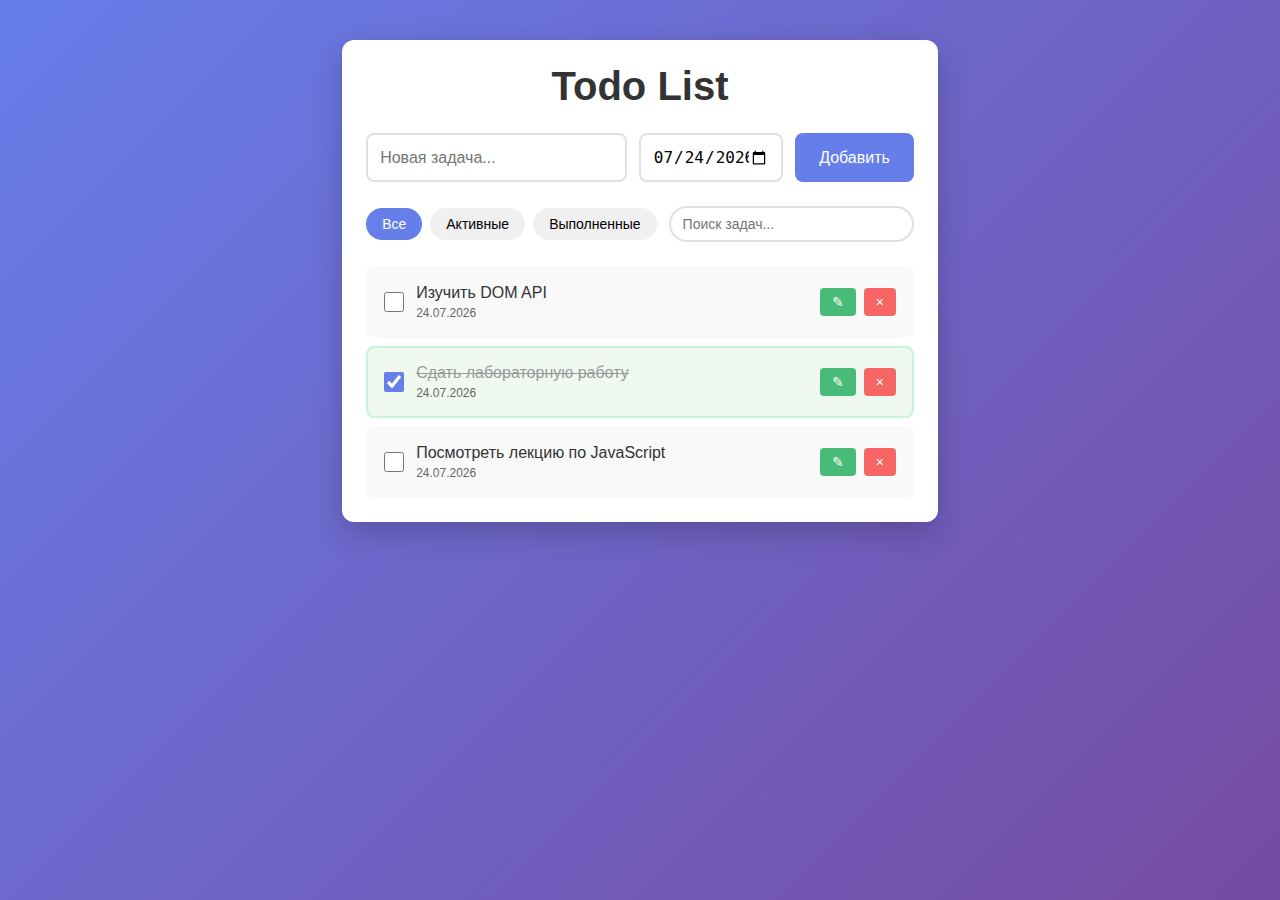
<file: index.html>
<!DOCTYPE html>
<html lang="ru">
<head>
    <meta charset="UTF-8">
    <meta name="viewport" content="width=device-width, initial-scale=1.0">
    <title>Todo List</title>
    <link rel="stylesheet" href="styles.css">
</head>
<body>
    <script src="main.js"></script>
</body>
</html>
</file>
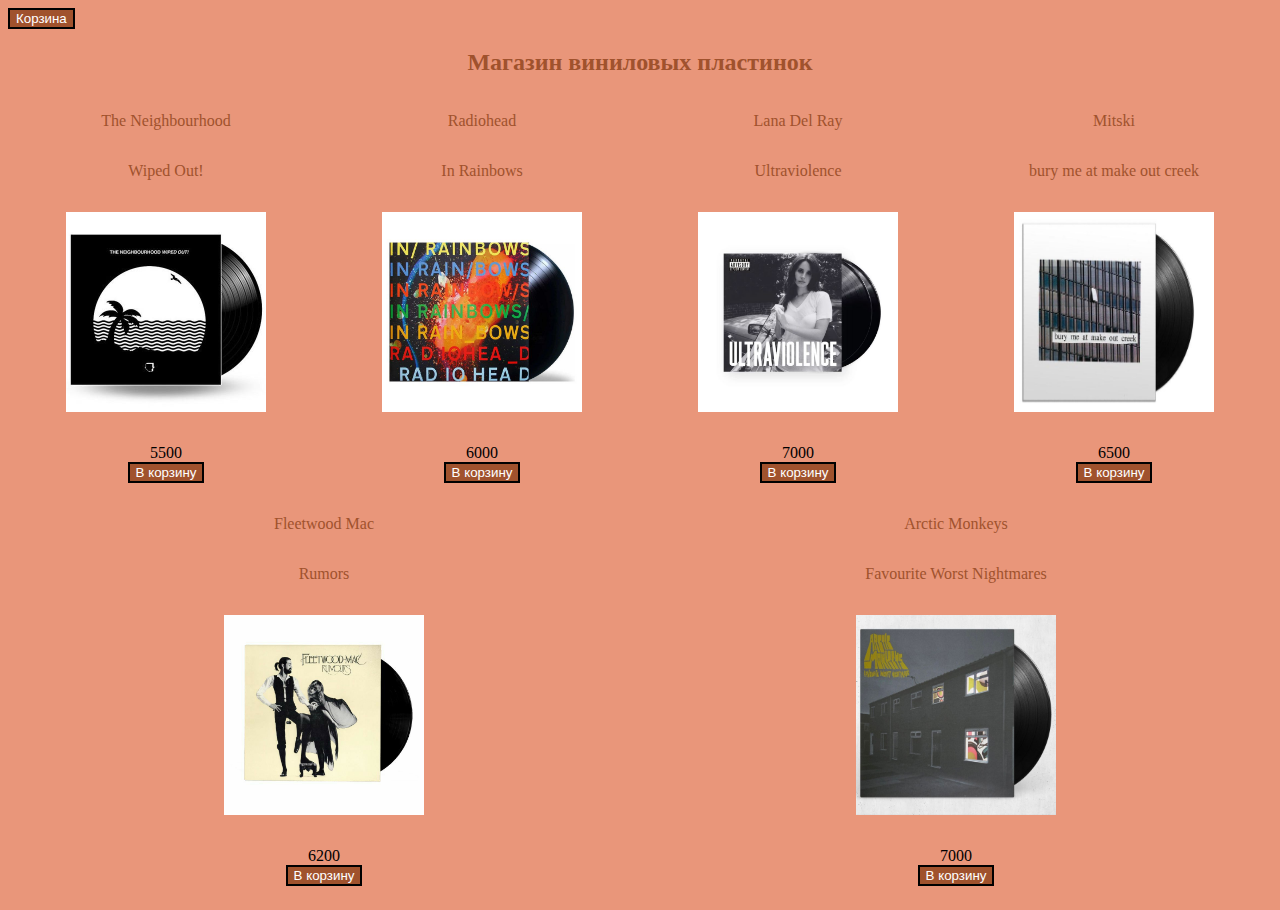
<file: lab1/lab1.html>
<!DOCTYPE html>
<html lang='ru'>
  <head>
    <meta charset="UTF-8">
    <title>lab1</title>
    <style>
      img {
        width: 200px;
        height: 200px;
      }
      figure {
        text-align: center;
        display: flex;
        flex-direction: column;
        align-items: center;
        flex-grow:1;
        
      }
      h2 {
        color: #A0522D;
        text-align:center;
      }
      button {
        color:white;
        background: #A0522D;
        border: 2px solid black;
      }
      a {
        color:#A0522D
      }
      .container{
        display: flex;
        flex-wrap: wrap; 
      }
      
      .cart-window {
        position: fixed;
        top: 50%;
        left: 50%;
        transform: translate(-50%, -50%);
        width: 300px;
        background: white;
        border: 3px solid black;
        padding: 20px;
        z-index: 1000;
        display: none;
      }

      .overlay {
        position: fixed;
        top: 0;
        left: 0;
        width: 100%;
        height: 100%;
        background: rgba(0,0,0,0.5);
        z-index: 999;
        display: none;
    </style>
  </head>
 <body bgcolor="#E9967A">
   
    <button onclick="openCart()">Корзина</button>
   
   <h2>Магазин виниловых пластинок</h2>
   <div class="container">
     <figure>
     <a>The Neighbourhood</a>
     <p></p>
     <a>Wiped Out!</a>
     <p></p>
     <img src="images/1.jpg">
     <p></p>
     5500 <button onclick="addToCart('The Neighbourhood - Wiped Out!', 5500)">В корзину</button>
     </figure> 
     <figure>
     <a>Radiohead</a>
     <p></p>
     <a>In Rainbows</a>
     <p></p>
     <img src="images/2.jpg">
     <p></p>
     6000 <button onclick="addToCart('Radiohead - In Rainbows', 6000)">В корзину</button>
     </figure>
     <figure>
     <a>Lana Del Ray</a>
     <p></p>
     <a>Ultraviolence</a>
     <p></p>
     <img src="images/3.jpg">
     <p></p>
     7000 <button onclick="addToCart('Lana Del Rey - Ultraviolence', 7000)">В корзину</button>
     </figure>
     <figure>
     <a>Mitski</a>
     <p></p>
     <a>bury me at make out creek</a>
     <p></p>
     <img src="images/4.jpeg">
     <p></p>
     6500 <button onclick="addToCart('Mitski - bury me at make out creek', 6500)">В корзину</button>
     </figure>
     <figure>
     <a>Fleetwood Mac</a>
     <p></p>
     <a>Rumors</a>
     <p></p>
     <img src="images/5.jpg">
     <p></p>
     6200 <button onclick="addToCart('Fleetwood Mac - Rumors', 6200)">В корзину</button>
     </figure>
     <figure>
     <a>Arctic Monkeys</a>
     <p></p>
     <a>Favourite Worst Nightmares</a>
     <p></p>
     <img src="images/6.jpg">
     <p></p>
     7000 <button onclick="addToCart('Arctic Monkeys - Favourite Worst Nightmares', 7000)">В корзину</button>
     </figure>
   </div>
   
   <div class="overlay" id="overlay"></div>
      
    <div class="cart-window" id="cartWindow">
      <h2>Корзина</h2>
      <div id="cartContent">
      </div>
      <p>Товаров в корзине: 0</p>
      <button onclick="closeCart()">Закрыть</button>
    </div>
   
   <script>
     function openCart() {
        document.getElementById('cartWindow').style.display = 'block';
        document.getElementById('overlay').style.display = 'block';
        showCartItems();
      }

      function closeCart() {
        document.getElementById('cartWindow').style.display = 'none';
        document.getElementById('overlay').style.display = 'none';
      }
     
     function addToCart(productName, productPrice) {
        let cart = localStorage.getItem('cart');
        if (!cart) {
          cart = [];
        } else {
          cart = JSON.parse(cart);
        }
        const i = cart.findIndex(item => item.name === productName);
        if (i !== -1) {
         cart[i].count += 1;          
       } else {
         cart.push({
          name: productName,
          price: productPrice,
          count: 1
        });         
        }  
        localStorage.setItem('cart', JSON.stringify(cart));
        alert('Пластинка ' + productName + ' добавлена в корзину.')
        }
                  
      function showCartItems() {
        const cartContent = document.getElementById('cartContent'); 
        
        let cart = localStorage.getItem('cart');
        
        if (!cart || JSON.parse(cart).length === 0) {
          cartContent.innerHTML = '<p>Корзина пуста</p>';
          return;
        }
        
        cart = JSON.parse(cart);
        
        let html = '<ul>';
        cart.forEach(item => {
          html += '<li>' + item.name + ' - ' + item.price + ' руб.</li>';
           html += '<button onclick="reduceCartItem(\'' + item.name + '\')">-</button></li>';
          html += item.count
          html += '<button onclick="increaseCartItem(\'' + item.name + '\')">+</button></li>';
        });
        html += '</ul>';
        
        cartContent.innerHTML = html; 
      }
     function reduceCartItem(itemName) {
         let cart = localStorage.getItem('cart');
         cart = JSON.parse(cart);
       	 index = cart.findIndex(item => item.name === itemName);
         if (cart[index].count === 1) {
           cart = cart.filter(item => item.name !== itemName)
         } else if (cart[index].count > 1){
           cart[index].count -= 1;
           }
        localStorage.setItem('cart', JSON.stringify(cart));
       	showCartItems();
     	}
     function increaseCartItem(itemName) {
         let cart = localStorage.getItem('cart');
         cart = JSON.parse(cart);
       	 index = cart.findIndex(item => item.name === itemName);
         cart[index].count += 1;
         localStorage.setItem('cart', JSON.stringify(cart));
       	 showCartItems();
        }
                  
   </script>
 </body>
</html>
</file>
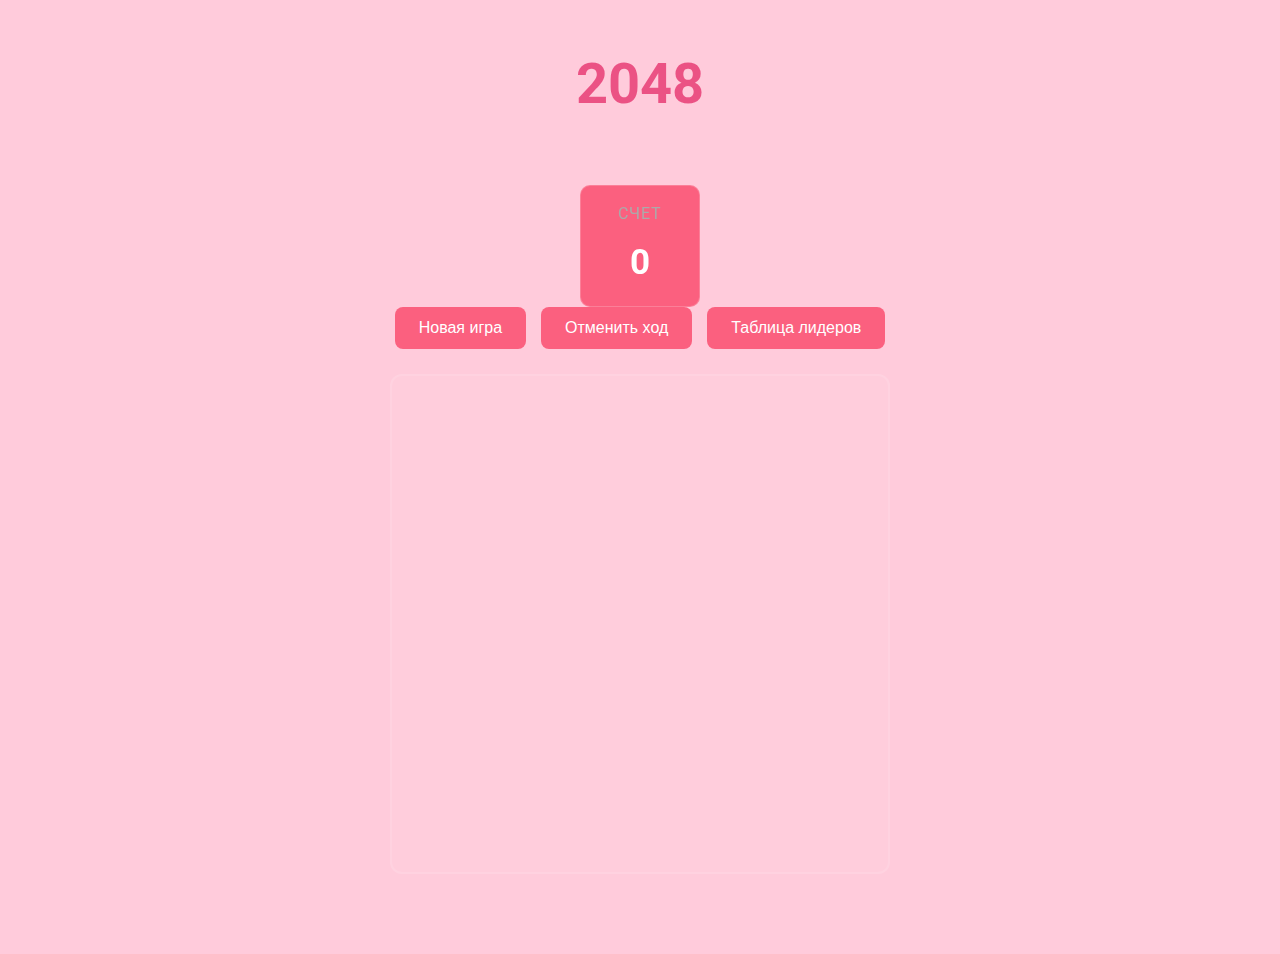
<file: lab2/lab33.html>
<!DOCTYPE html>
<html lang="ru">
<head>
    <meta charset="UTF-8">
    <meta name="viewport" content="width=device-width, initial-scale=1.0">
    <title>2048 - Игра</title>
    <link rel="icon" href="favicon.ico">
    <link rel="stylesheet" href="https://cdnjs.cloudflare.com/ajax/libs/font-awesome/6.4.0/css/all.min.css">
    <link href="https://fonts.googleapis.com/css2?family=Roboto:wght@400;500;700&display=swap" rel="stylesheet">
    <style>
        * {
            margin: 0;
            padding: 0;
            box-sizing: border-box;
        }

        body {
            font-family: 'Roboto', sans-serif;
            background: #FFCBDB;
            color: #f1f1f1;
            min-height: 100vh;
            padding: 20px;
            line-height: 1.6;
        }

        .container {
            max-width: 800px;
            margin: 0 auto;
            padding: 20px;
        }

        .header {
            display: flex;
            flex-wrap: wrap;
            align-items: center;
            margin-bottom: 30px;
            padding-bottom: 20px;
        }

        .title-container {
            flex: 1;
        }

        .title {
            font-size: 3.5rem;
            font-weight: 700;
            background: #EB5284;
            -webkit-background-clip: text;
            background-clip: text;
            color: transparent;
            margin-bottom: 5px;
	    text-align: center;	
        }

        .scores-container {
            display: flex;
            gap: 20px;
	    justify-content: center; 
        }

        .score-box {
            background: #FB607F;
            border-radius: 10px;
            padding: 15px 25px;
            text-align: center;
            min-width: 120px;
            backdrop-filter: blur(10px);
            border: 1px solid rgba(255, 255, 255, 0.2);
        }

        .score-label {
            font-size: 1rem;
            color: #aaa;
            margin-bottom: 8px;
            text-transform: uppercase;
            letter-spacing: 1px;
        }

        .score {
            font-size: 2.2rem;
            font-weight: 700;
            color: #fff;
        }

        .game-info {
            margin-bottom: 30px;
        }
	.controls {
            display: flex;
            justify-content: center;
            gap: 15px;
            margin-bottom: 25px;
            flex-wrap: wrap;
        }

        .btn {
            background: #FB607F;
            color: white;
            border: none;
            border-radius: 8px;
            padding: 12px 24px;
            font-size: 1rem;
            font-weight: 500;
            cursor: pointer;
            transition: all 0.3s ease;
            display: flex;
            align-items: center;
            justify-content: center;
            gap: 8px;
        }

        .game-container {
            display: flex;
            justify-content: center;
            margin-bottom: 40px;
        }

        .game-wrapper {
            position: relative;
            width: 100%;
            max-width: 500px;
        }

        .game-board {
            background: rgba(255, 255, 255, 0.05);
            border-radius: 12px;
            padding: 15px;
            display: grid;
            grid-template-columns: repeat(4, 1fr);
            grid-template-rows: repeat(4, 1fr);
            gap: 15px;
            aspect-ratio: 1/1;
            position: relative;
            border: 2px solid rgba(255, 255, 255, 0.1);
        }
	.modal {
            position: fixed;
            top: 0;
            left: 0;
            width: 100%;
            height: 100%;
            background: rgba(0, 0, 0, 0.8);
            display: flex;
            align-items: center;
            justify-content: center;
            z-index: 100;
            backdrop-filter: blur(5px);
        }

	.modal.hidden {
            display: none;
        }
	
	.modal-content {
            background: #FFCBDB;
            border-radius: 15px;
            width: 90%;
            max-width: 700px;
            max-height: 80vh;
            overflow-y: auto;
            border: 2px solid #FB607F;
        }

	.modal-body {
            padding: 30px;
        }
	.modal-header {
            display: flex;
            justify-content: space-between;
            align-items: center;
            padding: 25px 30px;
            border-bottom: 1px solid rgba(255, 255, 255, 0.1);
        }

        .modal-header h2 {
            font-size: 1.8rem;
            color: #EB5284;
            display: flex;
            align-items: center;
            gap: 10px;
        }
	.close-btn {
            background: none;
            border: none;
            color: #EB5284;
            font-size: 2.5rem;
            cursor: pointer;
            line-height: 1;
            transition: color 0.3s ease;
        }

	.leaderboard-table {
            width: 100%;
            border-collapse: collapse;
            margin-bottom: 25px;
        }

        .leaderboard-table th {
            background: rgba(255, 255, 255, 0.1);
            padding: 15px;
            text-align: left;
            color: #DE5D83;
            font-weight: 500;
            border-bottom: 2px solid rgba(255, 255, 255, 0.1);
        }

        @media (max-width: 768px) {
            .header {
                flex-direction: column;
                align-items: flex-start;
                gap: 20px;
            }
            
            .scores-container {
                width: 100%;
                justify-content: center;
            }
            
            .score-box {
                min-width: 45%;
                padding: 12px 15px;
            }
            
            .title {
                font-size: 2.8rem;
            }
            
            .controls {
                justify-content: space-between;
            }
            
            .btn {
                padding: 10px 15px;
                font-size: 0.9rem;
            }
        }

        @media (max-width: 480px) {
            .container {
                padding: 10px;
            }
            
            .title {
                font-size: 2.3rem;
            }
            
            .score {
                font-size: 1.8rem;
            }
            
            .btn {
                padding: 8px 12px;
                font-size: 0.85rem;
            }
            
            .game-board {
                gap: 10px;
                padding: 10px;
            }
        }
    </style>
</head>
<body>
    <div class="container">
        <header class="header">
            <div class="title-container">
                <h1 class="title">2048</h1>
            </div>
           
        </header>
	<div class="scores-container">
                <div class="score-box">
                    <div class="score-label">Счет</div>
                    <div id="score" class="score">0</div>
                </div>
            </div>
        <div class="game-info">
            <div class="controls">
                <button id="new-game" class="btn">
                    Новая игра
                </button>
                <button id="undo" class="btn">
                     Отменить ход
                </button>
                <button id="leaderboard-btn" class="btn">
                     Таблица лидеров
                </button>
            </div>
            
        <main class="game-container">
            <div class="game-wrapper">
                <div id="game-board" class="game-board"></div>
            </div>
        </main>
        <div id="leaderboard-modal" class="modal hidden">
        <div class="modal-content">
            <div class="modal-header">
                <h2>Таблица лидеров</h2>
                <button id="close-modal" class="close-btn">&times;</button>
            </div>
            <div class="modal-body">
                <table class="leaderboard-table">
                    <thead>
                        <tr>
                            <th>Место</th>
                            <th>Имя</th>
                            <th>Счет</th>
                            <th>Дата</th>
                        </tr>
                    </thead>
                    <tbody id="leaderboard-body">
                    </tbody>
                </table>
            </div>
        </div>
    </div>
<script>
const leaderboardModal = document.getElementById('leaderboard-modal');
const leaderboardBody = document.getElementById('leaderboard-body');
const leaderboardButton = document.getElementById('leaderboard-btn');
const closeModalButton = document.getElementById('close-modal');
leaderboardButton.addEventListener('click', () => {
    leaderboardModal.classList.remove('hidden');
});

closeModalButton.addEventListener('click', () => {
    leaderboardModal.classList.add('hidden');
});
</script>
</body>
</html>
</file>
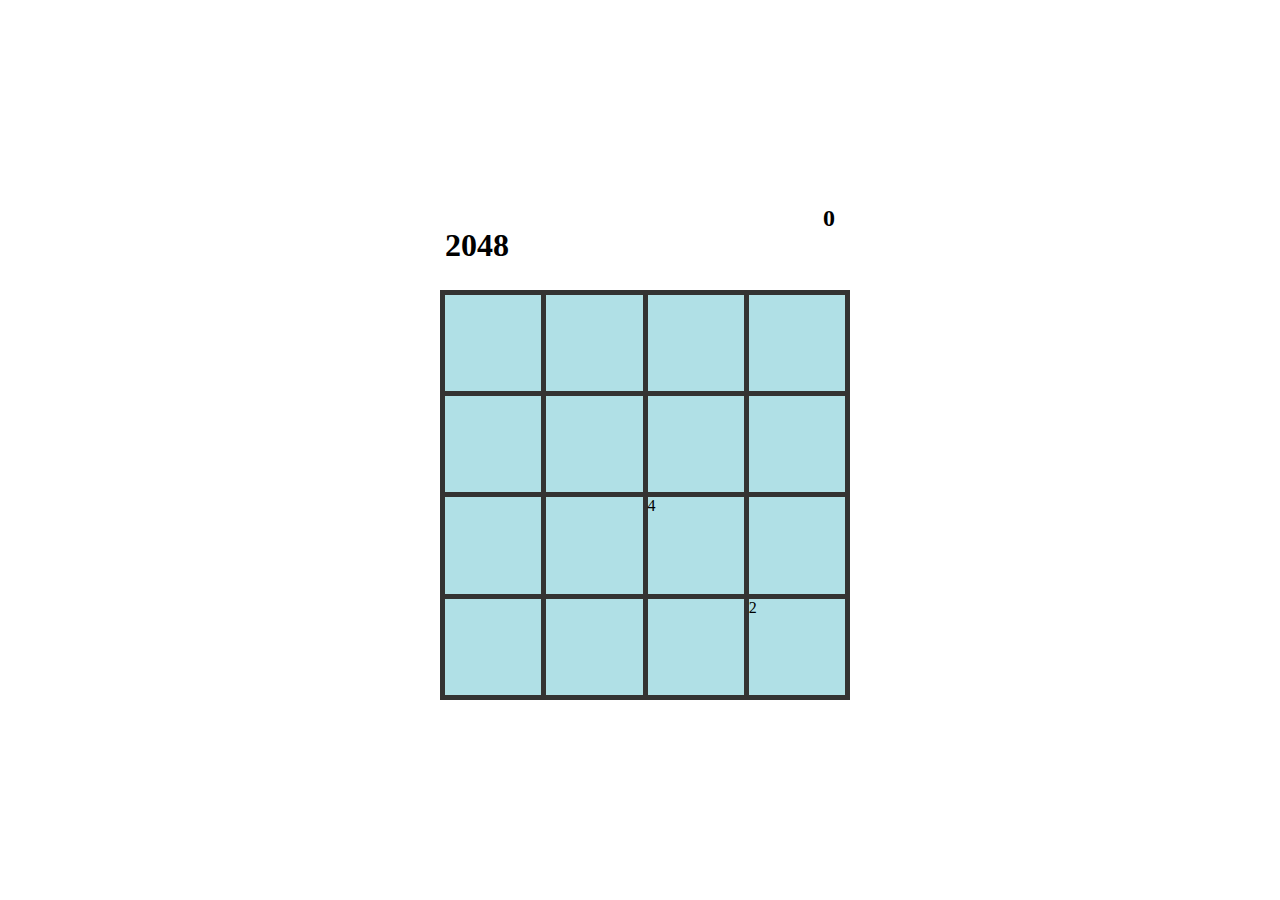
<file: lab3/lab.html>
<!DOCTYPE html>
<html lang="ru">
<head>
    <meta charset="UTF-8">
    <title>2048</title>
    <link rel="stylesheet" href="style.css">
</head>
<body>
    <div class="game">
        <div class="header">
            <h1>2048</h1>
	     <div class="score">0</div>
        </div>
        <div class="grid" id="grid"></div>
    </div>
    <div class="modal" id="gameOverModal">
        <div class="modal-content">
            <p>Игра окончена</p>
            <button id="restartButton">Начать заново</button>
        </div>
    </div>
    <script src="script.js"></script>
</body>
</html>
</file>
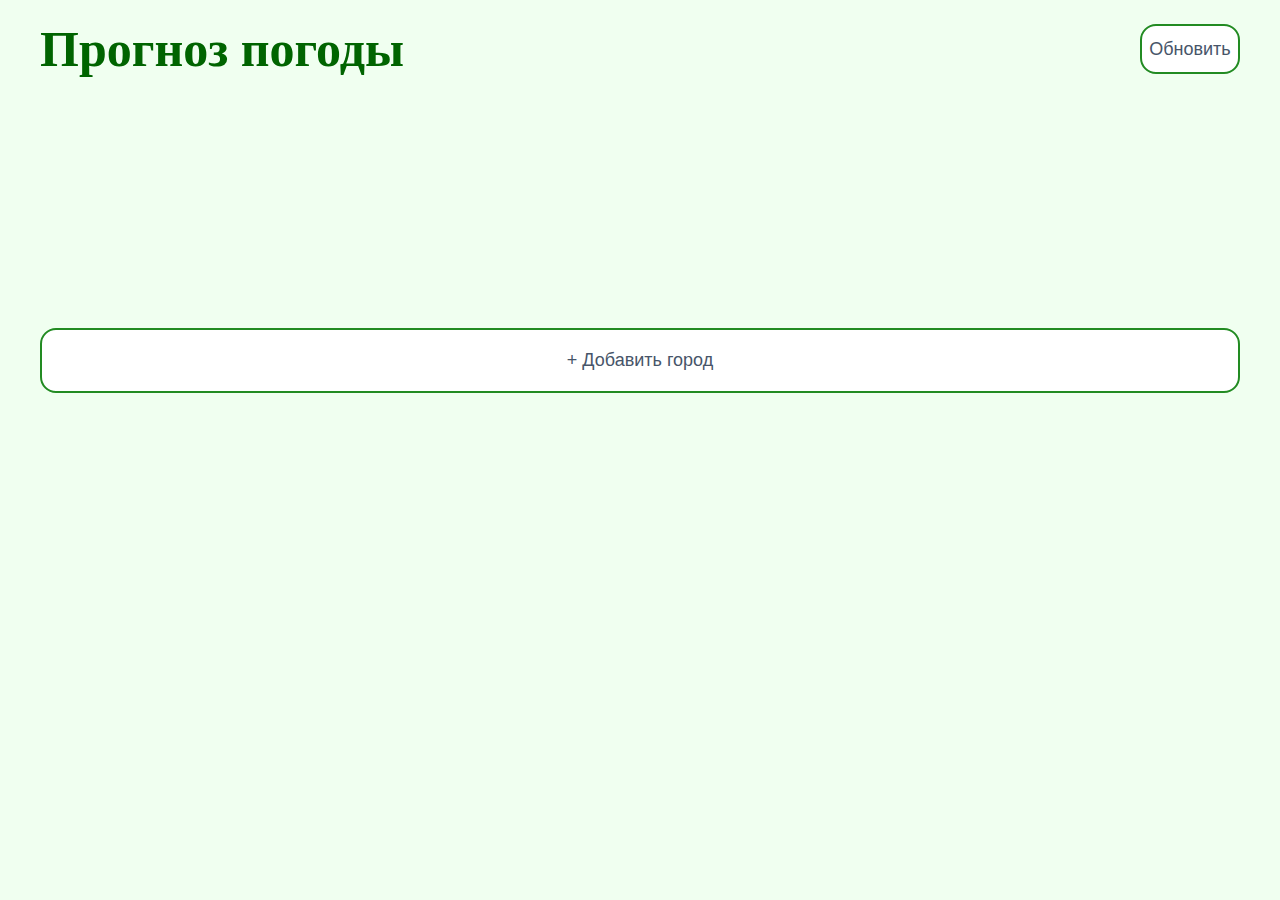
<file: lab4/lab.html>
<!DOCTYPE html>
<html lang="ru">
<head>
    <meta charset="UTF-8">
    <meta name="viewport" content="width=device-width, initial-scale=1.0">
    <title>Погода</title>
    <link rel="stylesheet" href="style.css">
</head>
<body>
    <div class="app">
        <header>
            <h1>Прогноз погоды</h1>
            <button class="refresh-all">Обновить</button>
        </header>
        <div class="cards"></div>
        <button class="add-city">+ Добавить город</button>
    </div>
    <script src="script.js"></script>
</body>
</html>
</file>
<file: styles.css>
* {
    margin: 0;
    padding: 0;
    box-sizing: border-box;
}

body {
    font-family: -apple-system, BlinkMacSystemFont, 'Segoe UI', Roboto, sans-serif;
    background: linear-gradient(135deg, #667eea 0%, #764ba2 100%);
    min-height: 100vh;
    display: flex;
    justify-content: center;
    align-items: flex-start;
    padding: 20px;
}

.container {
    max-width: 800px;
    width: 100%;
    background: white;
    border-radius: 12px;
    box-shadow: 0 10px 30px rgba(0,0,0,0.2);
    padding: 24px;
    margin: 20px auto;
}

header {
    text-align: center;
    margin-bottom: 24px;
}

header h1 {
    color: #333;
    font-size: 2.5rem;
    font-weight: 600;
}

.todo-form {
    display: flex;
    gap: 12px;
    margin-bottom: 24px;
    flex-wrap: wrap;
}

.todo-form input[type="text"] {
    flex: 2;
    min-width: 200px;
    padding: 12px;
    border: 2px solid #e0e0e0;
    border-radius: 8px;
    font-size: 16px;
    transition: border-color 0.3s;
}

.todo-form input[type="text"]:focus {
    outline: none;
    border-color: #667eea;
}

.todo-form input[type="date"] {
    flex: 1;
    min-width: 140px;
    padding: 12px;
    border: 2px solid #e0e0e0;
    border-radius: 8px;
    font-size: 16px;
}

.todo-form button {
    padding: 12px 24px;
    background: #667eea;
    color: white;
    border: none;
    border-radius: 8px;
    font-size: 16px;
    cursor: pointer;
    transition: background 0.3s;
}

.todo-form button:hover {
    background: #5a67d8;
}

.filters {
    display: flex;
    gap: 12px;
    margin-bottom: 24px;
    flex-wrap: wrap;
    justify-content: space-between;
    align-items: center;
}

.filter-group {
    display: flex;
    gap: 8px;
    flex-wrap: wrap;
}

.filter-btn {
    padding: 8px 16px;
    background: #f0f0f0;
    border: none;
    border-radius: 20px;
    cursor: pointer;
    font-size: 14px;
    transition: all 0.3s;
}

.filter-btn.active {
    background: #667eea;
    color: white;
}

.search-input {
    flex: 1;
    min-width: 200px;
    padding: 8px 12px;
    border: 2px solid #e0e0e0;
    border-radius: 20px;
    font-size: 14px;
}

.search-input:focus {
    outline: none;
    border-color: #667eea;
}

.tasks-list {
    list-style: none;
    display: flex;
    flex-direction: column;
    gap: 8px;
}

.todo-item {
    display: flex;
    align-items: center;
    gap: 12px;
    padding: 16px;
    background: #f9f9f9;
    border-radius: 8px;
    transition: all 0.3s;
    border: 2px solid transparent;
}

.todo-item:hover {
    background: #f0f0f0;
    transform: translateY(-2px);
    box-shadow: 0 2px 8px rgba(0,0,0,0.1);
}

.todo-item.dragging {
    opacity: 0.5;
    border-color: #667eea;
}

.todo-checkbox {
    width: 20px;
    height: 20px;
    cursor: pointer;
    accent-color: #667eea;
}

.sort-group {
    display: flex;
    align-items: center;
    gap: 8px;
    flex-wrap: wrap;
}

.todo-item {
    cursor: move; 
}

.todo-item.dragging {
    opacity: 0.5;
    border: 2px dashed #667eea;
    background: #e2e8f0;
}

.todo-item.drag-over {
    border-top: 2px solid #667eea;
}

.sort-select {
    padding: 8px;
    border: 2px solid #e0e0e0;
    border-radius: 8px;
    font-size: 14px;
    background: white;
    cursor: pointer;
}

.sort-select:focus {
    outline: none;
    border-color: #667eea;
}

@media (max-width: 600px) {
    .sort-group {
        width: 100%;
        justify-content: space-between;
    }
    
    .sort-select {
        flex: 1;
    }
}

.todo-content {
    flex: 1;
    display: flex;
    flex-direction: column;
    gap: 4px;
}

.todo-title {
    font-size: 16px;
    color: #333;
    font-weight: 500;
}

.todo-title.completed {
    text-decoration: line-through;
    color: #999;
}

.todo-item:has(.todo-checkbox:checked) {
    background: #f0f9f0;
    border-color: #c6f6d5;
}

.todo-date {
    font-size: 12px;
    color: #666;
}

.todo-actions {
    display: flex;
    gap: 8px;
}

.edit-btn, .delete-btn {
    padding: 6px 12px;
    border: none;
    border-radius: 4px;
    cursor: pointer;
    font-size: 14px;
    transition: background 0.3s;
}

.edit-btn {
    background: #48bb78;
    color: white;
}

.edit-btn:hover {
    background: #38a169;
}

.delete-btn {
    background: #f56565;
    color: white;
}

.delete-btn:hover {
    background: #e53e3e;
}

@media (max-width: 600px) {
    body {
        padding: 10px;
    }
    
    .container {
        padding: 16px;
    }
    
    header h1 {
        font-size: 2rem;
    }
    
    .todo-form {
        flex-direction: column;
    }
    
    .todo-form input[type="text"],
    .todo-form input[type="date"],
    .todo-form button {
        width: 100%;
    }
    
    .filters {
        flex-direction: column;
        align-items: stretch;
    }
    
    .filter-group {
        justify-content: center;
    }
    
    .search-input {
        width: 100%;
    }
    
    .todo-item {
        flex-wrap: wrap;
    }
    
    .todo-content {
        width: 100%;
        order: 1;
    }
    
    .todo-actions {
        width: 100%;
        justify-content: flex-end;
        order: 2;
    }
}

@media (max-width: 380px) {
    .todo-item {
        flex-direction: column;
        align-items: flex-start;
    }
    
    .todo-checkbox {
        align-self: flex-start;
    }
    
    .todo-actions {
        justify-content: flex-start;
    }
}
</file>
<file: lab3/style.css>
body {
    margin: 0;
    min-height: 100vh;
    display: flex;
    justify-content: center;
    align-items: center;
    background: white;
}
.game {
    background: white;
    padding: 10px;
    width: 400px;
}
.header {
    display: flex;
    justify-content: space-between;
    padding: 5px;
}
button {
    background: white;
    width: 80px;
    height: 50px;
    border: 3px solid black;
    padding: 5px;
    cursor: pointer;
}
.grid {
    background: #333;
    padding: 5px;
    display: flex;
    flex-wrap: wrap;
    gap: 5px;
    width: 100%;
    aspect-ratio: 1;
}
.score {
    font-weight: bold;
    font-size: 24px;
}
.cell {
    width: calc((100% - 15px) / 4);
    height: calc((100% - 15px) / 4);
    background: #B0E0E6;
}
.modal {
    display: none;
    position: fixed;
    top: 0;
    left: 0;
    width: 100%;
    height: 100%;
    background: rgba(0,0,0,0.5);
    justify-content: center;
    align-items: center;
}
.modal-content {
    background: white;
    padding: 20px;
    border: 1px solid black;
    font-size: 24px;
}
.modal-content input {
    width: 90%;
    padding: 5px;
    margin-bottom: 10px;
    border: 1px solid black;
}
.modal-content button {
    padding: 10px 20px;
    font-size: 16px;
    width: 220px;
}
</file>
<file: lab4/style.css>
* {
    margin: 0;
    padding: 0;
    box-sizing: border-box;
}

body {
    background: #F0FFF0;
    padding: 20px;
}

.app {
    max-width: 1200px;
    margin: 0 auto;
}

header {
    display: flex;
    justify-content: space-between;
    align-items: center;
    margin-bottom: 30px;
}

header h1 {
    color: #006400;
    font-size: 50px;
}

.refresh-all {
    width: 100px;
    height: 50px;
    border: 2px solid #228B22;
    background: white;
    border-radius: 16px;
    font-size: 18px;
    color: #475569;
    cursor: pointer;
}

.cards {
    min-height: 200px;
    margin-bottom: 20px;
}

.add-city {
    width: 100%;
    padding: 20px;
    border: 2px solid #228B22;
    background: white;
    border-radius: 16px;
    font-size: 18px;
    color: #475569;
    cursor: pointer;
}
.modal {
    display: none;
    position: fixed;
    top: 0;
    left: 0;
    right: 0;
    bottom: 0;
    background: rgba(0,0,0,0.5);
    align-items: center;
    justify-content: center;
}

.modal.show {
    display: flex;
}

.modal-content {
    background: white;
    padding: 30px;
    border-radius: 24px;
    width: 90%;
    max-width: 400px;
    position: relative;
}

.close {
    position: absolute;
    top: 15px;
    right: 20px;
    font-size: 24px;
    cursor: pointer;
}

.city-input {
    width: 100%;
    padding: 12px;
    margin: 20px 0 10px;
    border: 1px solid #cbd5e1;
    border-radius: 12px;
    font-size: 16px;
}

.save {
    width: 100%;
    padding: 14px;
    background: #8FBC8F;
    color: white;
    border: none;
    border-radius: 12px;
    font-size: 16px;
    cursor: pointer;
}
.card {
    background: white;
    border-radius: 24px;
    padding: 20px;
    border: 2px dashed #228B22;
}
.card-header {
    display: flex;
    justify-content: space-between;
    align-items: center;
    margin-bottom: 20px;
    padding-bottom: 10px;
}
.card-header h3 {
    color: #2E8B57;
    font-size: 30px;
}
.delete {
    background: none;
    border: none;
    font-size: 20px;
    color: #94a3b8;
    cursor: pointer;
}

.weather-list {
    min-height: 120px;
}
.card-footer {
    display: flex;
    justify-content: space-between;
    align-items: center;
    margin-top: 15px;
    padding-top: 10px;
    color: #94a3b8;
    font-size: 12px;
}
.card-error {
    color: #dc2626;
    font-size: 14px;
    text-align: center;
    margin: 10px 0;
}
.refresh-card {
    background: none;
    border: 2px solid #228B22;
    cursor: pointer;
    border-radius: 16px;
    width: 100px;
    height: 50px;
    font-size: 18px;
    color: #475569;
}
.loader {
    display: none;
    width: 30px;
    height: 30px;
    border: 3px solid #f1f5f9;
    border-top: 3px solid #3b82f6;
    border-radius: 50%;
    margin: 20px auto;
}
.card.loading .loader {
    display: block;
}

.card.loading .weather-list,
.card.loading .card-footer {
    display: none;
}
</file>
